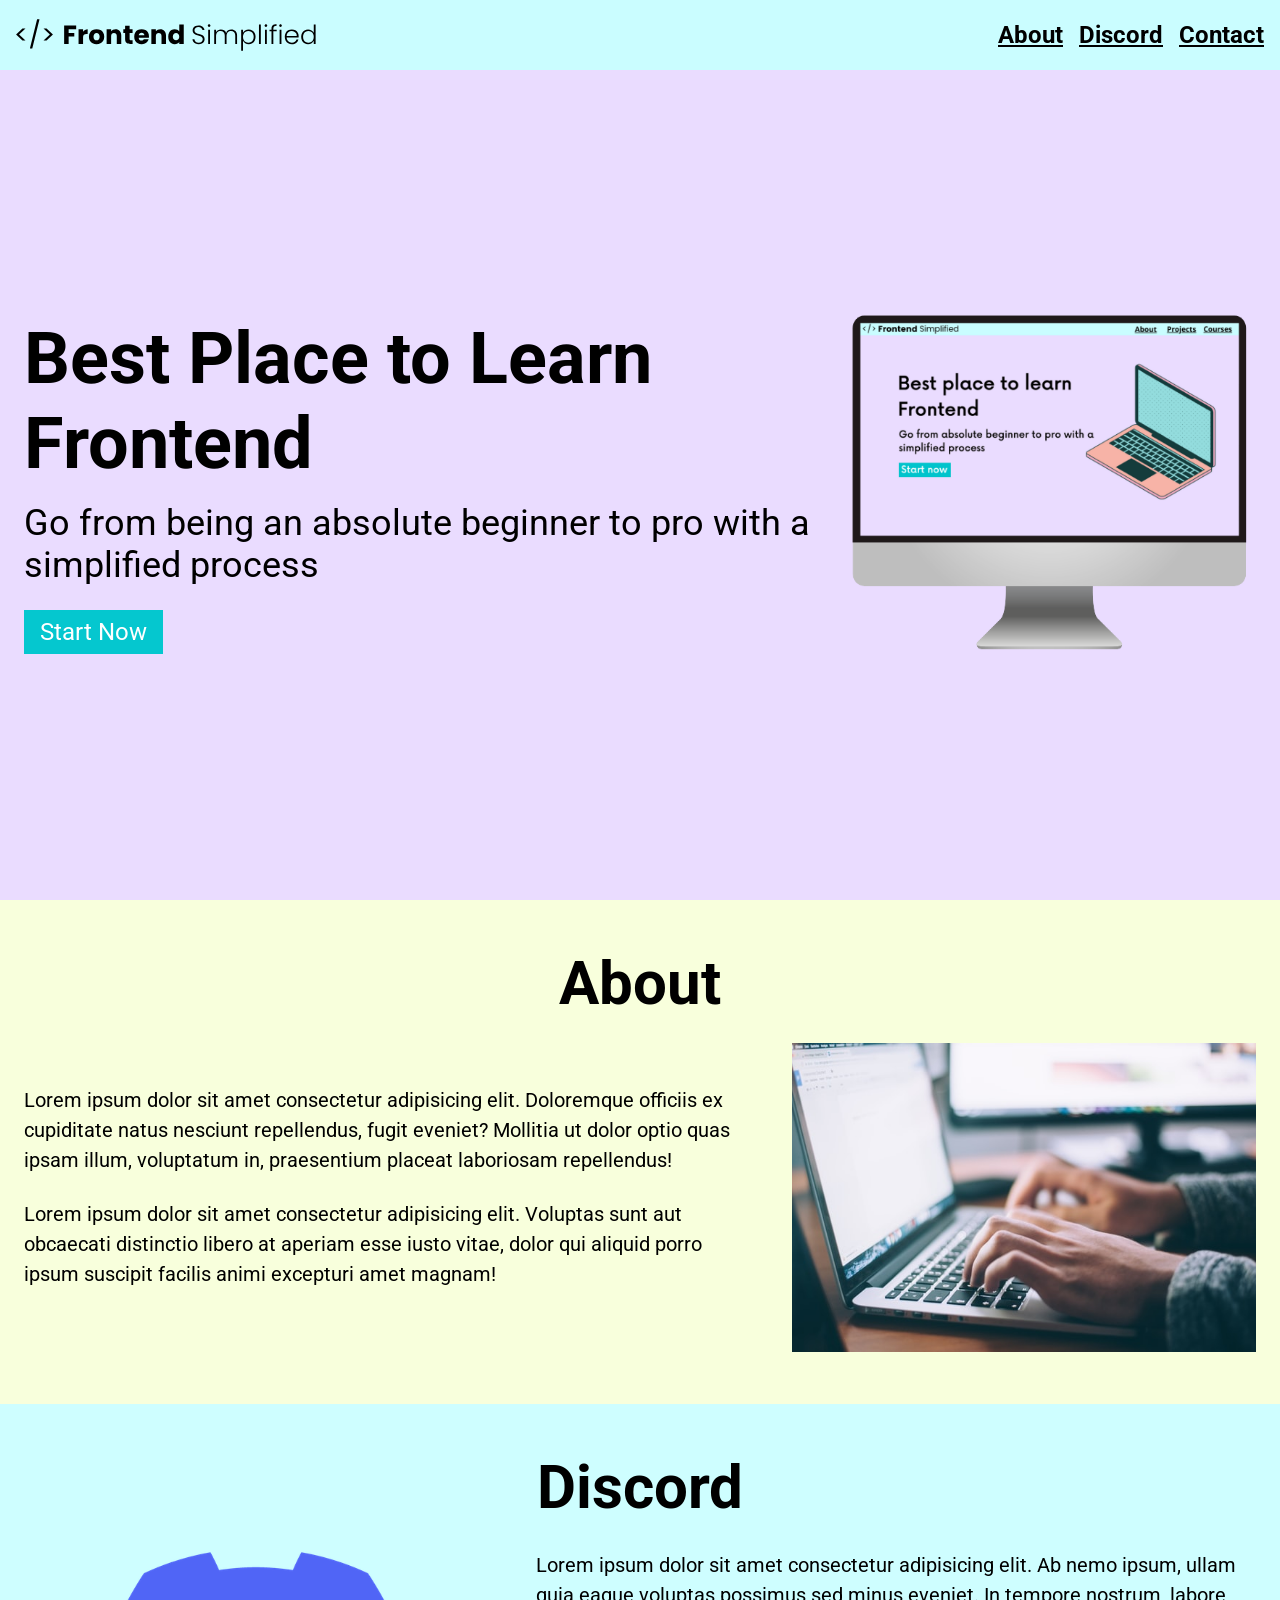
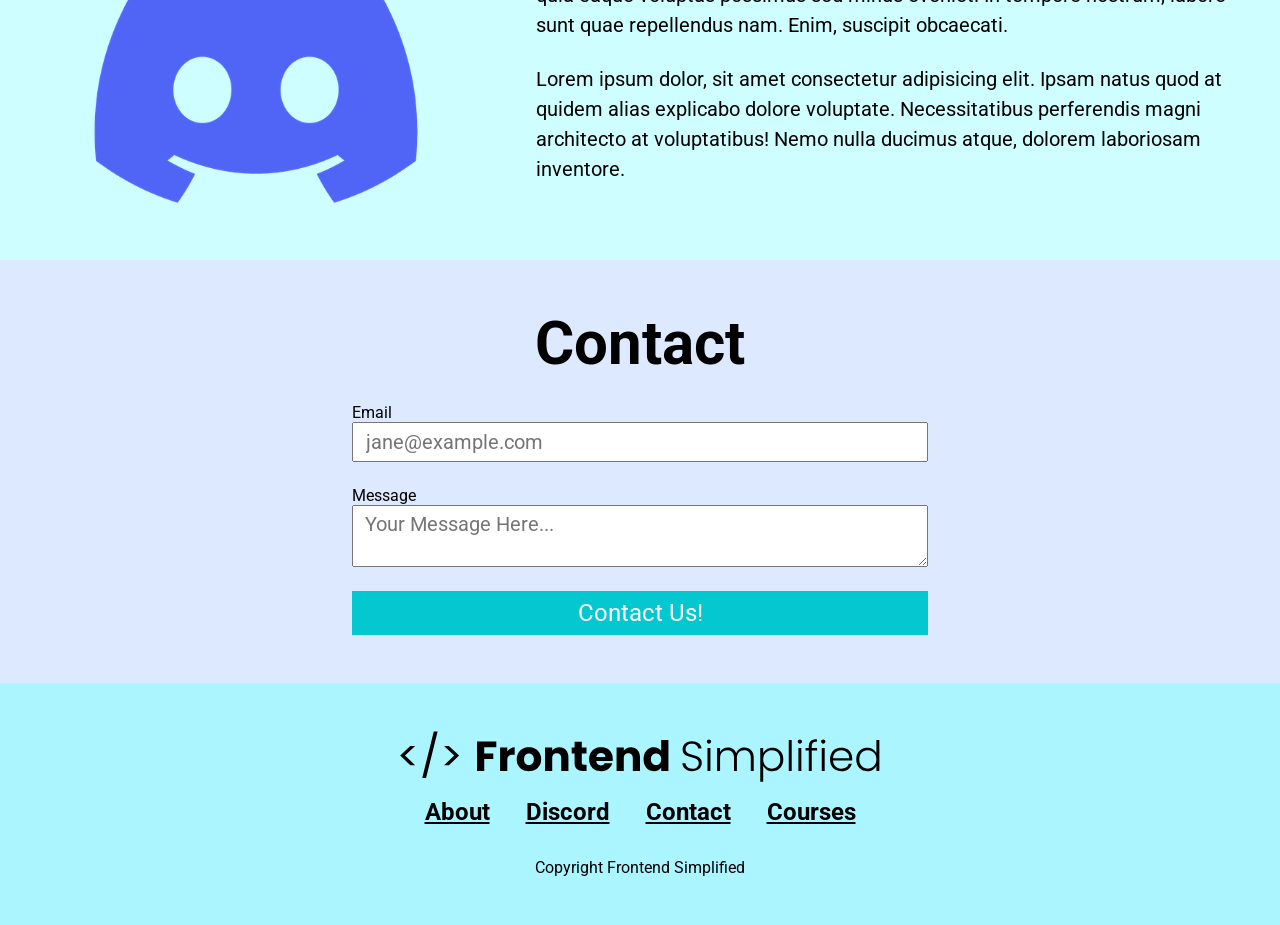
<file: index.html>
<!DOCTYPE html>
<html lang="en">
<head>
    <meta charset="UTF-8">
    <meta http-equiv="X-UA-Compatible" content="IE=edge">
    <meta name="viewport" content="width=device-width, initial-scale=1.0">
    <title>My First Project Website</title>
    <link rel="stylesheet" href="./style.css">
</head>
<body>
    <section>
        <nav>
            <img src="./assets/FES.svg" class="logo" alt="">
            <ul>
                <li><a href="#about">About</a></li>
                <li><a href="#discord">Discord</a></li>
                <li><a href="#contact">Contact</a></li>
            </ul>
        </nav>
    </section>
    <header>
        <div class="row">
            <div class="home__description">
                <h1>Best Place to Learn Frontend</h1>
                <p class="subheader">Go from being an absolute beginner to pro with a simplified process</p>
                <button class="home__description--button">Start Now</button>
            </div>
            <figure>
                <img src="./assets/laptop.png" alt="Home Page Image">
            </figure>
        </div>
    </header>


   <main>
    <section id="about">
        <h2>About</h2>
        <div class=" row">
        <div class="section__description">
            <div class="section__description--wrapper">
            <p class="section__description--para">Lorem ipsum dolor sit amet consectetur adipisicing elit. Doloremque officiis ex cupiditate natus nesciunt repellendus, fugit eveniet? Mollitia ut dolor optio quas ipsam illum, voluptatum in, praesentium placeat laboriosam repellendus!</p>
            <p class="section__description--para">Lorem ipsum dolor sit amet consectetur adipisicing elit. Voluptas sunt aut obcaecati distinctio libero at aperiam esse iusto vitae, dolor qui aliquid porro ipsum suscipit facilis animi excepturi amet magnam!</p>
            </div>
        <figure class="about__img--wrapper">
            <img src="./assets/about.jpg" alt="">
        </figure>
        </div>
      </div>
    </section>

    <section id="discord">
        <h2>Discord</h2>
        <div class="row">
        <div class="section__description">
        <figure class="about__img--wrapper">
        <img src="./assets/discord.png" alt="">
        </figure>
        <div class="section__description--wrapper">
            <p class="section__description--para">Lorem ipsum dolor sit amet consectetur adipisicing elit. Ab nemo ipsum, ullam quia eaque voluptas possimus sed minus eveniet. In tempore nostrum, labore sunt quae repellendus nam. Enim, suscipit obcaecati.</p>
            <p class="section__description--para">Lorem ipsum dolor, sit amet consectetur adipisicing elit. Ipsam natus quod at quidem alias explicabo dolore voluptate. Necessitatibus perferendis magni architecto at voluptatibus! Nemo nulla ducimus atque, dolorem laboriosam inventore.</p>
        </div>
        </div>
      </div>
    </section>

    <section id="contact">
    <h2>Contact</h2>
    <form action="">
        <label>Email</label>
        <input type="email" placeholder="jane@example.com">
        <label>Message</label>
        <textarea type="text" placeholder="Your Message Here..."></textarea>
        <button type="submit">Contact Us!</button>
    </form>
    </section>
   </main>

   <footer>
    <img class="footer__logo" src="./assets/FES.svg" alt="">
    <div class="footer__links">
        <a class="footer__link" href="#about">About</a>
        <a class="footer__link" href="#discord">Discord</a>
        <a class="footer__link" href="#contact">Contact</a>
        <a class="footer__link" href="">Courses</a>
    </div>
    <p>Copyright Frontend Simplified</p>
   </footer>
   
</body>
</html>
</file>
<file: style.css>
@import url('https://fonts.googleapis.com/css2?family=Roboto:wght@100;300;400;500;700;900&display=swap');
* {
    padding: 0;
    margin: 0;
    box-sizing: border-box;
    font-family: "Roboto", sans-serif;
}

nav {
    height: 70px;
    display: flex;
    justify-content: space-between;
    align-items: center;
    padding: 0 16px;
    background-color: #cafdff;
}

header {
    background-color: #eadcff;
    height: calc(100vh - 70px);
    padding: 24px;
    display: flex;
    align-items: center;
    justify-content: center;
}

h1 {
    font-size: 72px;
}

.subheader {
    font-size: 36px;
    margin: 16px 0 24px 0;
}

button {
    background-color: #05c7cf;
    color: white;
    border: none;
    padding: 8px 16px;
    font-size: 24px;
    cursor: pointer;
}

a {
    color:#000;
    font-size: 24px;
    font-weight: 700;
}
.logo {
    width: 300px;
}

ul {
    display: flex;
}

li {
    list-style-type: none;
    padding-left: 16px;
}

.row {
    width: 100%;
    max-width: 1300px;
    margin: 0 auto;
    display: flex;
    align-items: center;
    justify-content: center;
    gap: 24px;
}

#about,
#discord,
#contact,
footer {
    padding: 48px 0;
}

/*

ABOUT

*/

#about {
    background-color: #f8ffdc;
}

h2 {
    font-size: 60px;
    text-align: center;
    margin-bottom: 24px;
}

.section__description {
    display: flex;
    justify-content: center;
    align-items: center;
}

.about__img--wrapper{
    width: 40%;
    padding: 0 24px;
}

img {
    width: 100%;
}

.section__description--wrapper {
    width: 60%;
    padding: 0 24px;
}

.section__description--para {
    font-size: 20px;
    line-height: 1.5;
    margin-bottom: 24px;

}

/*

DISCORD

*/

#discord {
    background-color: #cefeff;
}

/*

CONTACT

*/

#contact {
    background-color: #dce9ff;
}

form {
    width: 100%;
    max-width: 600px;
    display: flex;
    flex-direction: column;
    margin: 0 auto;
    padding: 0 12px;
}

input, textarea {
    margin-bottom: 24px;
    font-size: 20px;
    padding: 6px 12px;
}

/*

FOOTER

*/

footer {
    background-color: #aaf5ff;
    display: flex;
    flex-direction: column;
    align-items: center;
}

.footer__logo {
    max-width: 480px;
    margin-bottom: 16px;
}

.footer__links {
    margin-bottom: 32px;
}

.footer__link {
    padding: 0 16px;
}

/* SMALL PHONES, TABLETS, LARGE SMARTPHONES */
@media (max-width: 728px) {
  .row {
    flex-direction: column;
  }

  .home__description {
    margin: 24px;
    display: flex;
    flex-direction: column;
    align-items: center;
  }

  .home__description--button {
    max-width: 240px;
  }

  h1 {
    text-align: center;
    font-size: 48px;
  }

  .subheader {
    text-align: center;
    font-size: 20px;
  }

  ul {
    display: none;
  }

  .section__description {
    flex-direction: column;
  }

  .section__description--wrapper {
    width: 100%;
  }

  .about__img--wrapper {
    width: 100%;
  }

  #discord .section__description {
    flex-direction: column-reverse;
  }

  footer {
    padding: 48px 24px;
}

.footer__logo {
    max-width: 400px;
}

.footer__link {
    padding: 0 4px;
    font-size: 18px;
}

.footer__links {
    margin-bottom: 24px;
}
}
</file>
